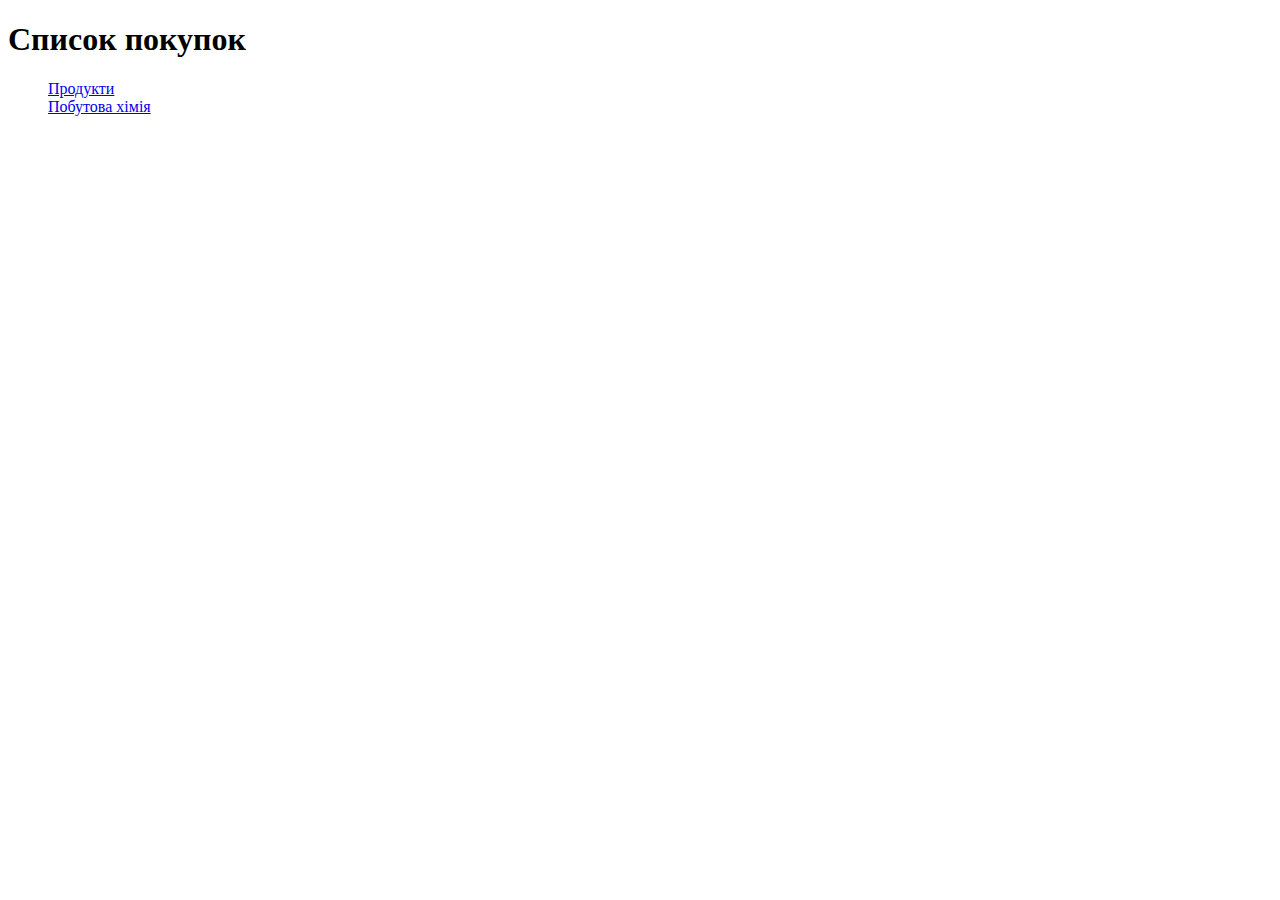
<file: Index.html>
<!DOCTYPE html>
<html lang="en">
<head>
    <meta charset="UTF-8">
    <meta name="viewport" content="width=device-width, initial-scale=1.0">
    <title>Homework 2</title>
    <style>
      ul {
        list-style-type: none;
      }
    </style>
</head>
<body>
    <header>
        <h1>Список покупок</h1>
    </header>
    <nav>
        <ul>
            <li>
                <a href="./Page-2.html">Продукти</a>
            </li>
            <li>
                <a href="./Page-2.html">Побутова хімія</a>
            </li>
        </ul>
    </nav>
    
</body>
</html>
</file>
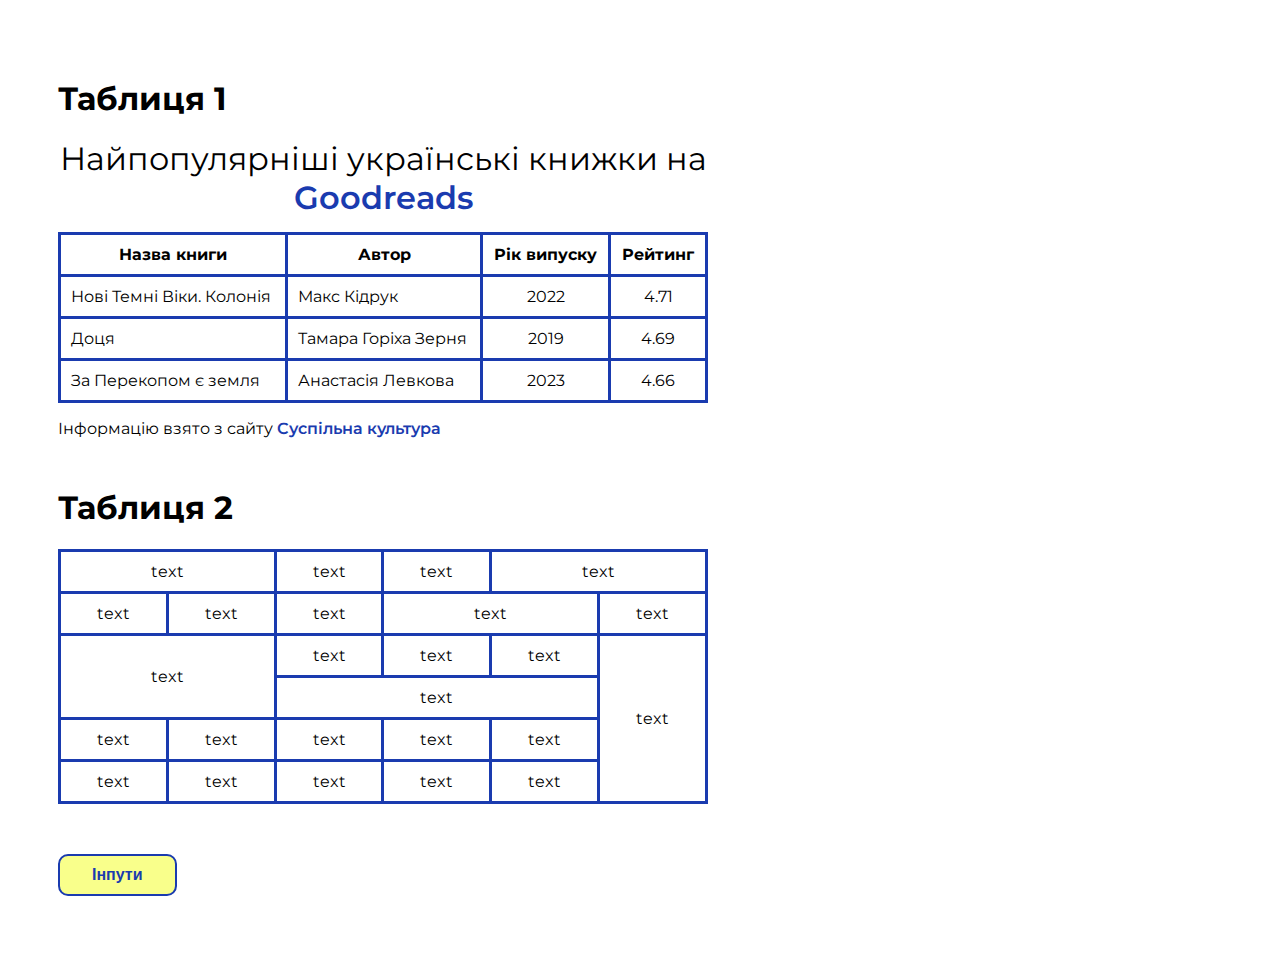
<file: HW-3/Index.html>
<!DOCTYPE html>
<html lang="en">
  <head>
    <meta charset="UTF-8" />
    <meta name="viewport" content="width=device-width, initial-scale=1.0" />
    <title>Homework-3</title>
    <link rel="preconnect" href="https://fonts.googleapis.com" />
    <link rel="preconnect" href="https://fonts.gstatic.com" crossorigin />
    <link
      href="https://fonts.googleapis.com/css2?family=Montserrat:ital@0;1&display=swap"
      rel="stylesheet"
    />
    <link rel="stylesheet" href="style.css" />
  </head>
  <body>
    <section>
      <h1>Таблиця 1</h1>
    <table>
    <caption class="title">
      Найпопулярніші українські книжки на
      <a href="https://www.goodreads.com/">Goodreads</a>
    </caption>
    <thead>
      <tr>
        <th>Назва книги</th>
        <th>Автор</th>
        <th>Рік випуску</th>
        <th>Рейтинг</th>
      </tr>
    </thead>
    <tbody>
      <tr>
        <td class="column-data">Нові Темні Віки. Колонія</td>
        <td class="column-data">Макс Кідрук</td>
        <td>2022</td>
        <td>4.71</td>
      </tr>
      <tr>
        <td class="column-data">Доця</td>
        <td class="column-data">Тамара Горіха Зерня</td>
        <td>2019</td>
        <td>4.69</td>
      </tr>
      <tr>
        <td class="column-data">За Перекопом є земля</td>
        <td class="column-data">Анастасія Левкова</td>
        <td>2023</td>
        <td>4.66</td>
      </tr>
    </tbody>
    </table>
    <p>
      Інформацію взято з сайту
      <a
        href="https://suspilne.media/culture/708646-25-najpopularnisih-ukrainskih-knizok-na-goodreads-perelik/"
        >Суспільна культура</a>
    </p>
</section>
<section>
  <h1>Таблиця 2</h1>
    <table>
      <tr>
        <td colspan="2">text</td>
        <td>text</td>
        <td>text</td>
        <td colspan="2">text</td>
      </tr>
      <tr>
        <td>text</td>
        <td>text</td>
        <td>text</td>
        <td colspan="2">text</td>
        <td>text</td>
      </tr>
      <tr>
        <td colspan="2" rowspan="2">text</td>
        <td>text</td>
        <td>text</td>
        <td>text</td>
        <td rowspan="4">text</td>
      </tr>
      <tr>
        <td colspan="3">text</td>
      </tr>
      <tr>
        <td>text</td>
        <td>text</td>
        <td>text</td>
        <td>text</td>
        <td>text</td>
      </tr>
      <tr>
        <td>text</td>
        <td>text</td>
        <td>text</td>
        <td>text</td>
        <td>text</td>
      </tr>
    </table>
  </section>
<nav>
    <button class="button">
      <a href="./Inputs.html">Інпути</a>
    </button>
    </nav>
  </body>
</html>
</file>
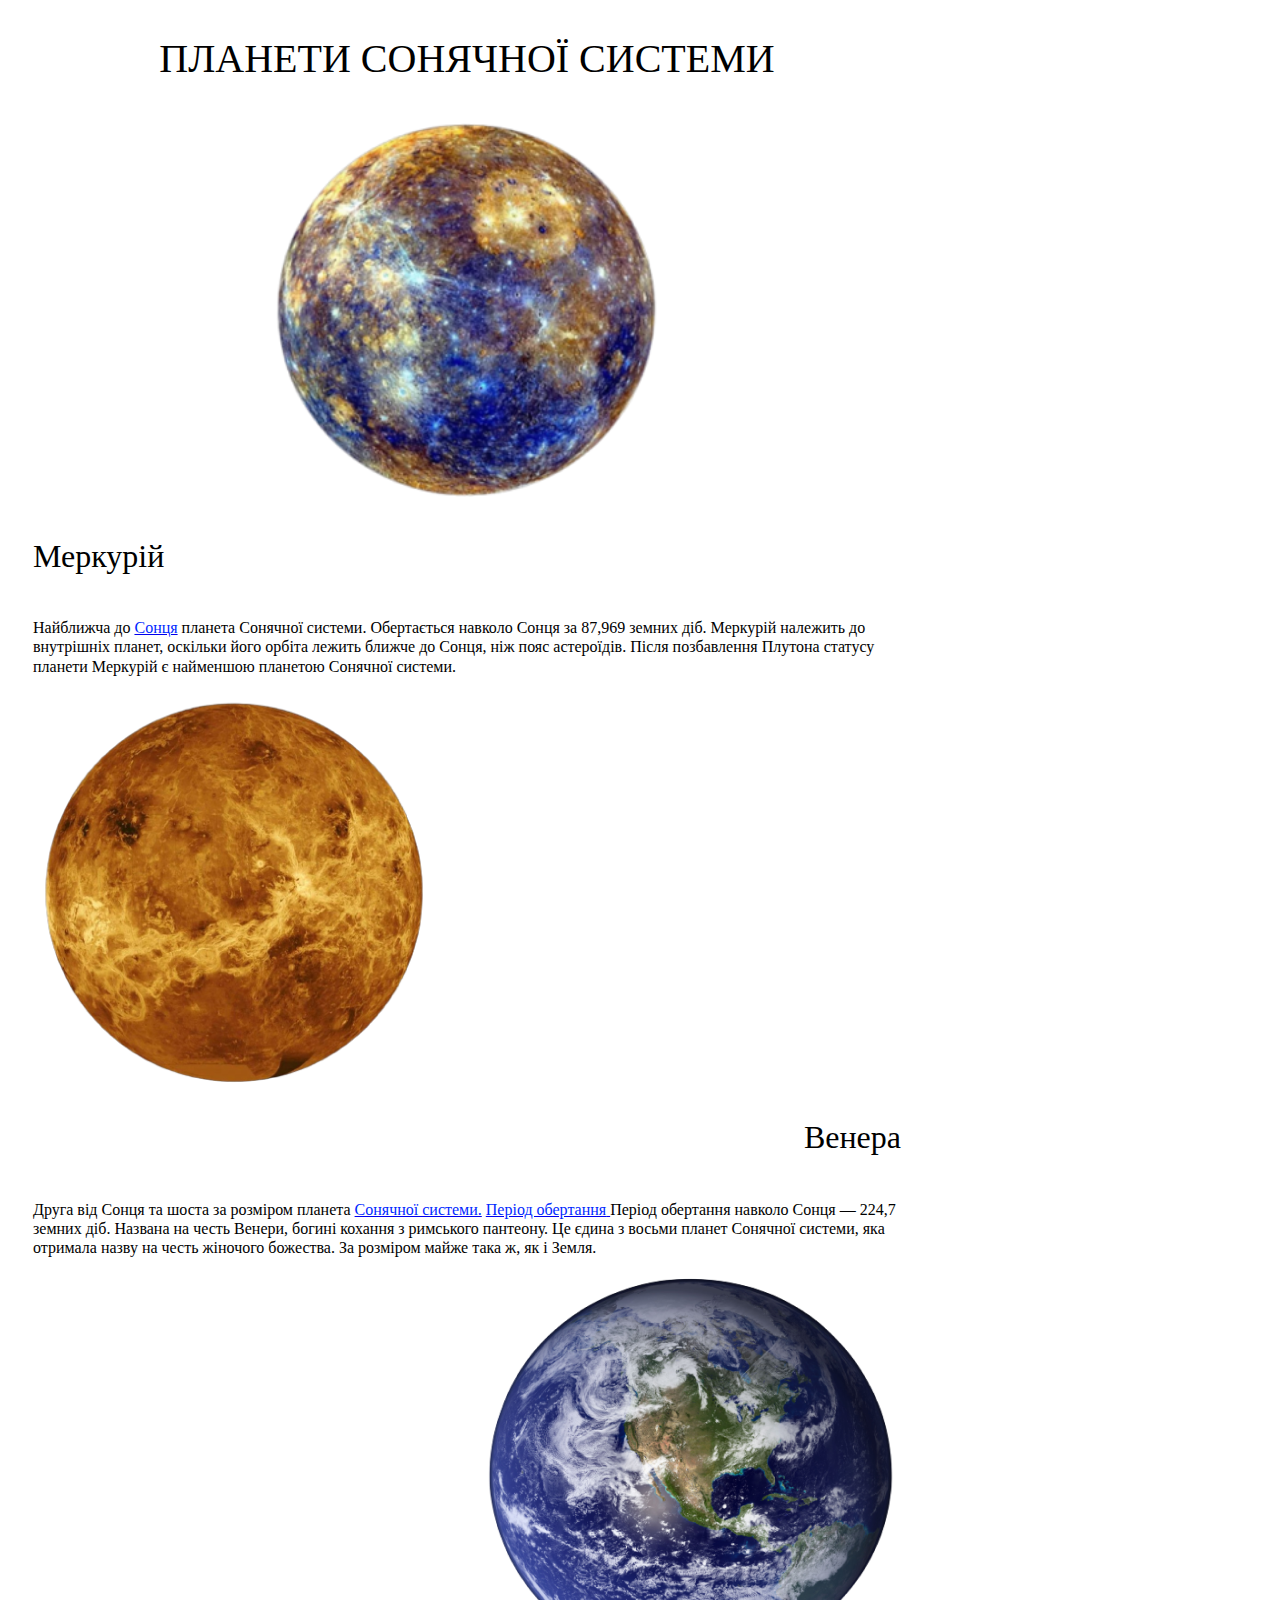
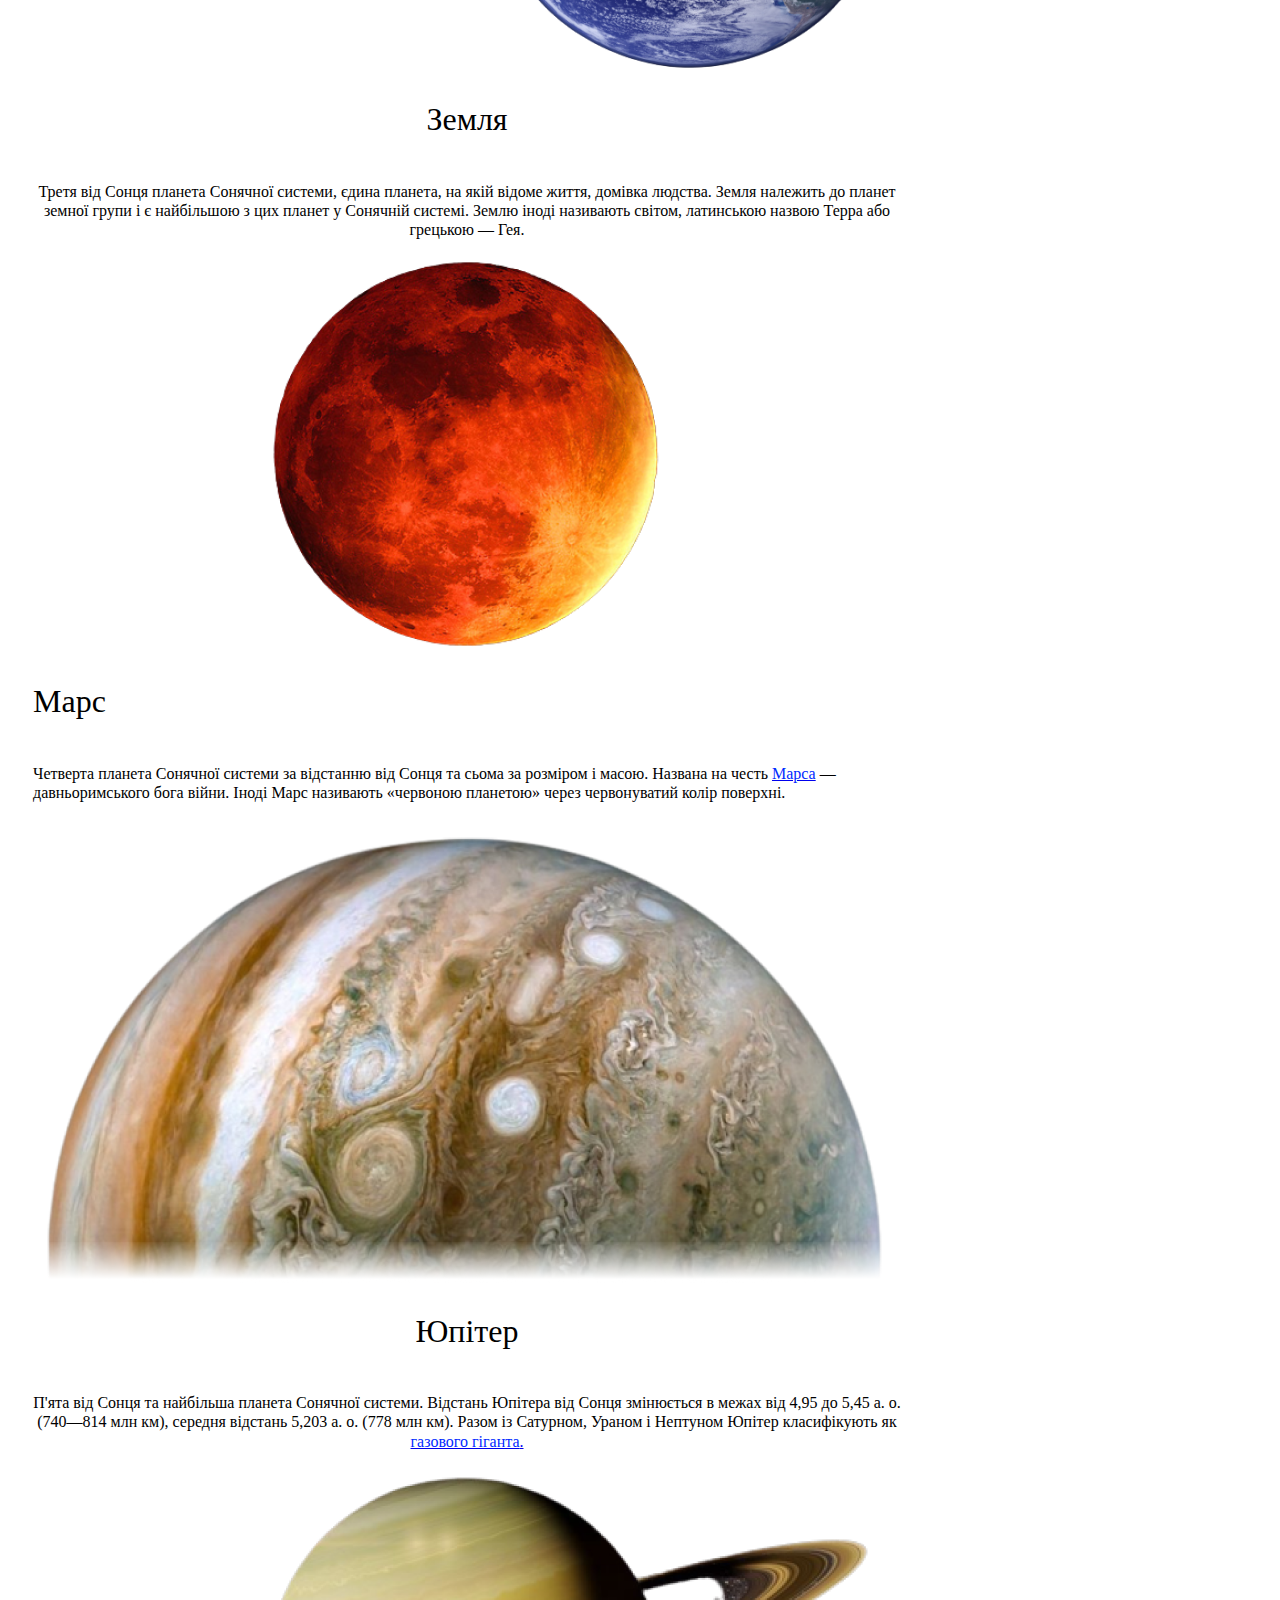
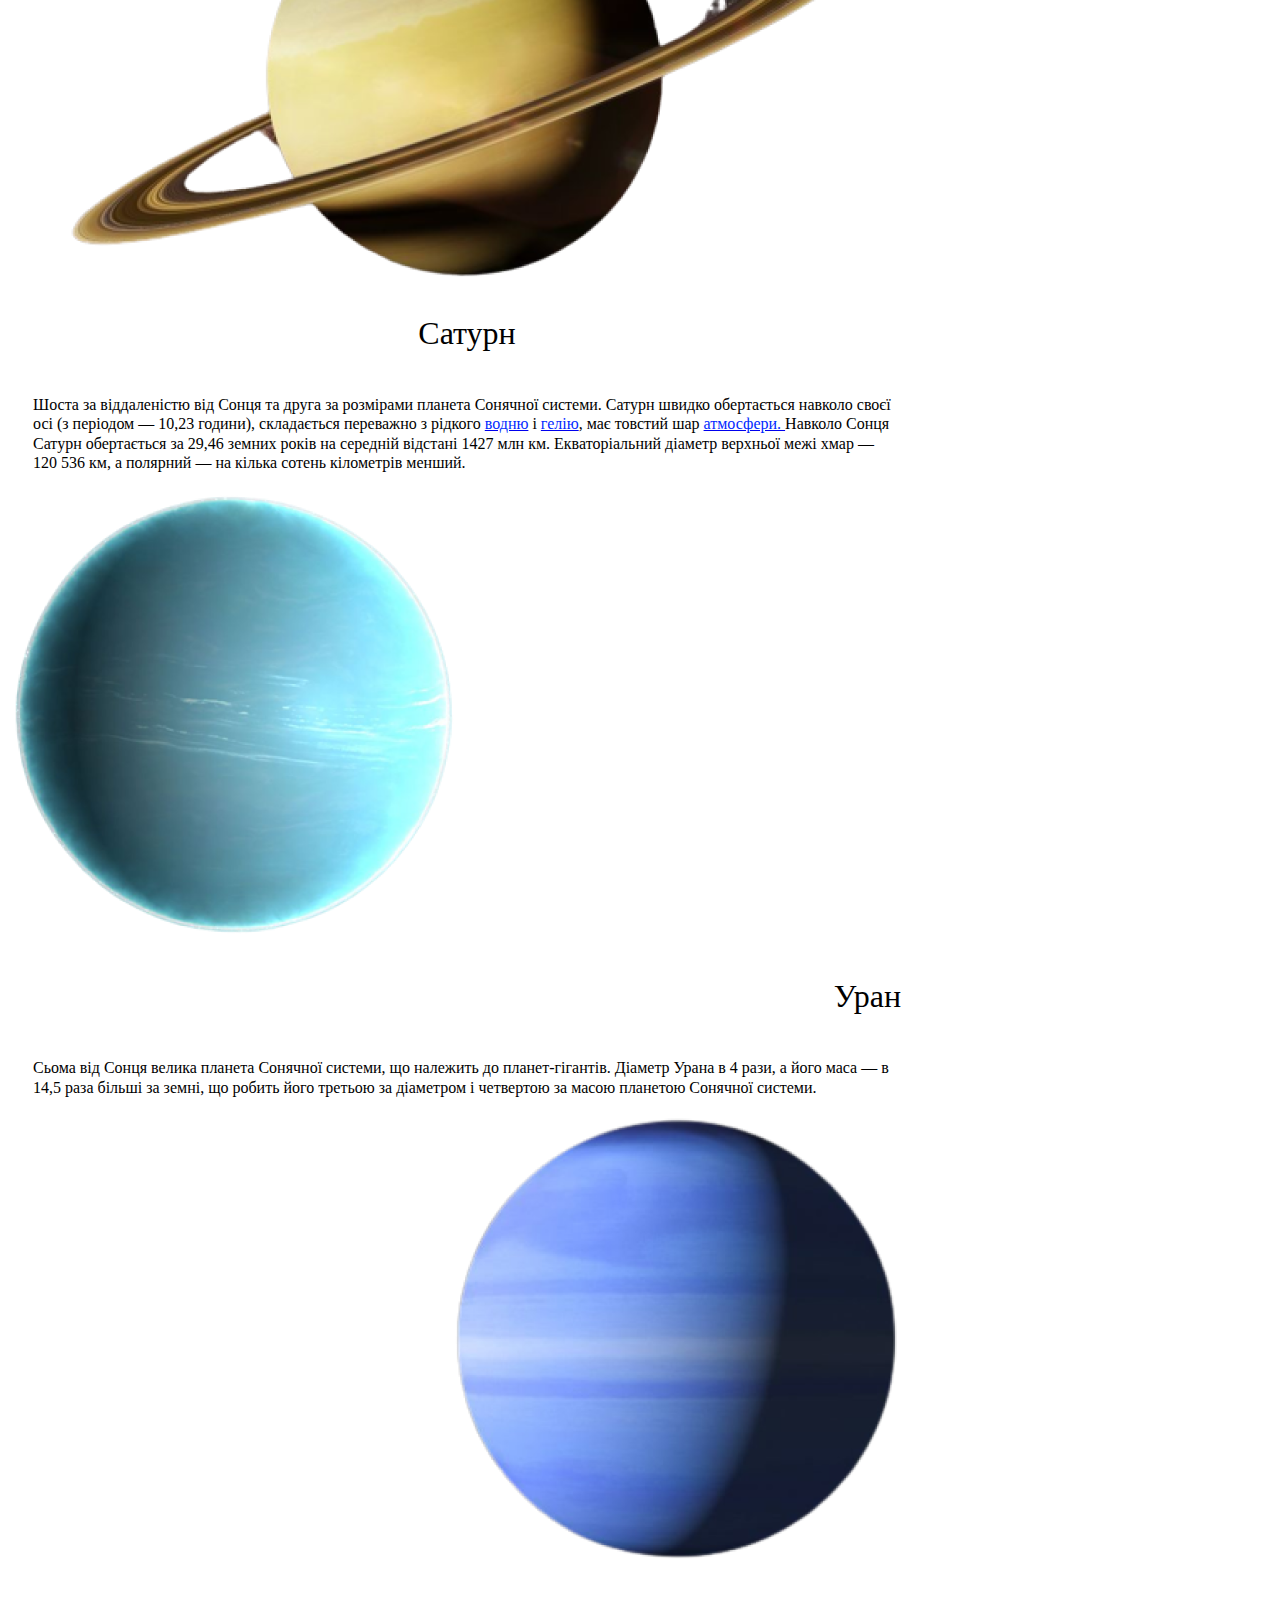
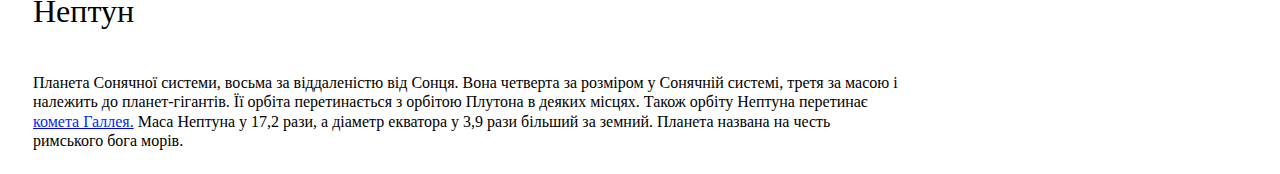
<file: HW-4/Index.html>
<!DOCTYPE html>
<html lang="uk">
<head>
    <meta charset="UTF-8">
    <meta name="viewport" content="width=device-width, initial-scale=1.0">
    <title>Homework-4</title>
    <link rel="stylesheet" href="style.css">
</head>
<body>
    <div class="container container-center">
    <h1>ПЛАНЕТИ СОНЯЧНОЇ СИСТЕМИ</h1>
    <img src="./pictures/меркурій.png" alt="Зображення планети Земля" width="400">
    </div>

    <div class="container container-left">
    <h2 >Меркурій</h2>
    <p>Найближча до <a href="https://uk.wikipedia.org/wiki/%D0%A1%D0%BE%D0%BD%D1%86%D0%B5" target="_blank"><span>Cонця</span></a> планета Сонячної системи. 
        Обертається навколо Сонця за 87,969 земних діб. 
        Меркурій належить до внутрішніх планет, оскільки його орбіта лежить ближче до Сонця, ніж пояс астероїдів. 
        Після позбавлення Плутона статусу планети Меркурій є найменшою планетою Сонячної системи.</p>
    <img src="./pictures/венера.png" alt="Зображення планети Венера"> 
    </div>

    <div class="container container-right">
    <h2>Венера</h2>
    <p>Друга від Сонця та шоста за розміром планета <a href="https://uk.wikipedia.org/wiki/%D0%A1%D0%BE%D0%BD%D1%8F%D1%87%D0%BD%D0%B0_%D1%81%D0%B8%D1%81%D1%82%D0%B5%D0%BC%D0%B0" target="_blank"><span>Сонячної системи.</span></a> 
        <a href="https://uk.wikipedia.org/wiki/%D0%9F%D0%B5%D1%80%D1%96%D0%BE%D0%B4_%D0%BE%D0%B1%D0%B5%D1%80%D1%82%D0%B0%D0%BD%D0%BD%D1%8F" target="_blank"><span>Період обертання</span> </a>
        Період обертання навколо Сонця — 224,7 земних діб. 
        Названа на честь Венери, богині кохання з римського пантеону. 
        Це єдина з восьми планет Сонячної системи, яка отримала назву на честь жіночого божества.
        За розміром майже така ж, як і Земля.</p>
    <img src="./pictures/земля.png" alt="Зображення планети Земля">
    </div>


    <div class="container container-center">
    <h2>Земля</h2>
    <p class="text-centre">Третя від Сонця планета Сонячної системи, єдина планета, на якій відоме життя, домівка людства. 
        Земля належить до планет земної групи і є найбільшою з цих планет у Сонячній системі. 
        Землю іноді називають світом, латинською назвою Терра або грецькою — Гея.</p>
    
    <img src="./pictures/марс.png" alt="Зображення планети Марс">
    </div>

    <div class="container container-left">
    <h2>Марс</h2>
    <p>Четверта планета Сонячної системи за відстанню від Сонця та сьома за розміром і масою. 
        Названа на честь <a href="https://uk.wikipedia.org/wiki/%D0%9C%D0%B0%D1%80%D1%81_(%D0%BF%D0%BB%D0%B0%D0%BD%D0%B5%D1%82%D0%B0)" target="_blank"><span>Марса</span></a>
        — давньоримського бога війни. 
        Іноді Марс називають «червоною планетою» через червонуватий колір поверхні.</p>
    <img src="./pictures/юпітер.png" alt="Зображення планети Юпітер">
    </div>

    <div class="container container-center">
    <h2>Юпітер</h2>
    <p class="text-centre">П'ята від Сонця та найбільша планета Сонячної системи. 
        Відстань Юпітера від Сонця змінюється в межах від 4,95 до 5,45 а. о.
        (740—814 млн км), середня відстань 5,203 а. о. (778 млн км). 
        Разом із Сатурном, Ураном і Нептуном Юпітер класифікують як 
        <a href="https://uk.wikipedia.org/wiki/%D0%93%D0%B0%D0%B7%D0%BE%D0%B2%D1%96_%D0%B3%D1%96%D0%B3%D0%B0%D0%BD%D1%82%D0%B8" target="_blank"><span>газового гіганта</span>.</a>
        </p>
    <img src="./pictures/сатурн.png" alt="Зображення планети Сатурн">
</div>

<div class="container container-center">
    <h2>Сатурн</h2>
    <p>Шоста за віддаленістю від Сонця та друга за розмірами планета Сонячної системи. 
        Сатурн швидко обертається навколо своєї осі (з періодом — 10,23 години), 
        складається переважно з рідкого <a href="https://uk.wikipedia.org/wiki/%D0%92%D0%BE%D0%B4%D0%B5%D0%BD%D1%8C" target="_blank"><span>водню</span></a> 
        і <a href="https://uk.wikipedia.org/wiki/%D0%93%D0%B5%D0%BB%D1%96%D0%B9" target="_blank"><span>гелію</span></a>, має товстий шар 
        <a href="https://uk.wikipedia.org/wiki/%D0%90%D1%82%D0%BC%D0%BE%D1%81%D1%84%D0%B5%D1%80%D0%B0_(%D0%B7%D0%BD%D0%B0%D1%87%D0%B5%D0%BD%D0%BD%D1%8F)" target="_blank"><span>атмосфери. </span></a>
        Навколо Сонця Сатурн обертається за 29,46 земних років на середній відстані 1427 млн км.
        Екваторіальний діаметр верхньої межі хмар — 120 536 км, а полярний — на кілька сотень кілометрів менший.</p>
</div>

<div class="container-left"><img src="./pictures/уран.png" alt="Зображення планети Уран"></div>

<div class="container container-right">
    <h2>Уран</h2>
    <p>Сьома від Сонця велика планета Сонячної системи, що належить до планет-гігантів. 
        Діаметр Урана в 4 рази, а його маса — в 14,5 раза більші за земні, що робить його третьою за діаметром
        і четвертою за масою планетою Сонячної системи.</p>
    <img src="./pictures/нептун.png" alt="Зображення планети Нептун">
</div>

<div class="container container-left">
    <h2>Нептун</h2>
    <p>Планета Сонячної системи, восьма за віддаленістю від Сонця. 
        Вона четверта за розміром у Сонячній системі, третя за масою і належить до планет-гігантів. 
        Її орбіта перетинається з орбітою Плутона в деяких місцях. Також орбіту Нептуна перетинає 
        <a href="https://uk.wikipedia.org/wiki/%D0%9A%D0%BE%D0%BC%D0%B5%D1%82%D0%B0_%D0%93%D0%B0%D0%BB%D0%BB%D0%B5%D1%8F" target="_blank"><span>комета Галлея.</span></a>
        Маса Нептуна у 17,2 рази, а діаметр екватора у 3,9 рази більший за земний. 
        Планета названа на честь римського бога морів.</p>
    </div>
</body>
</html>
</file>
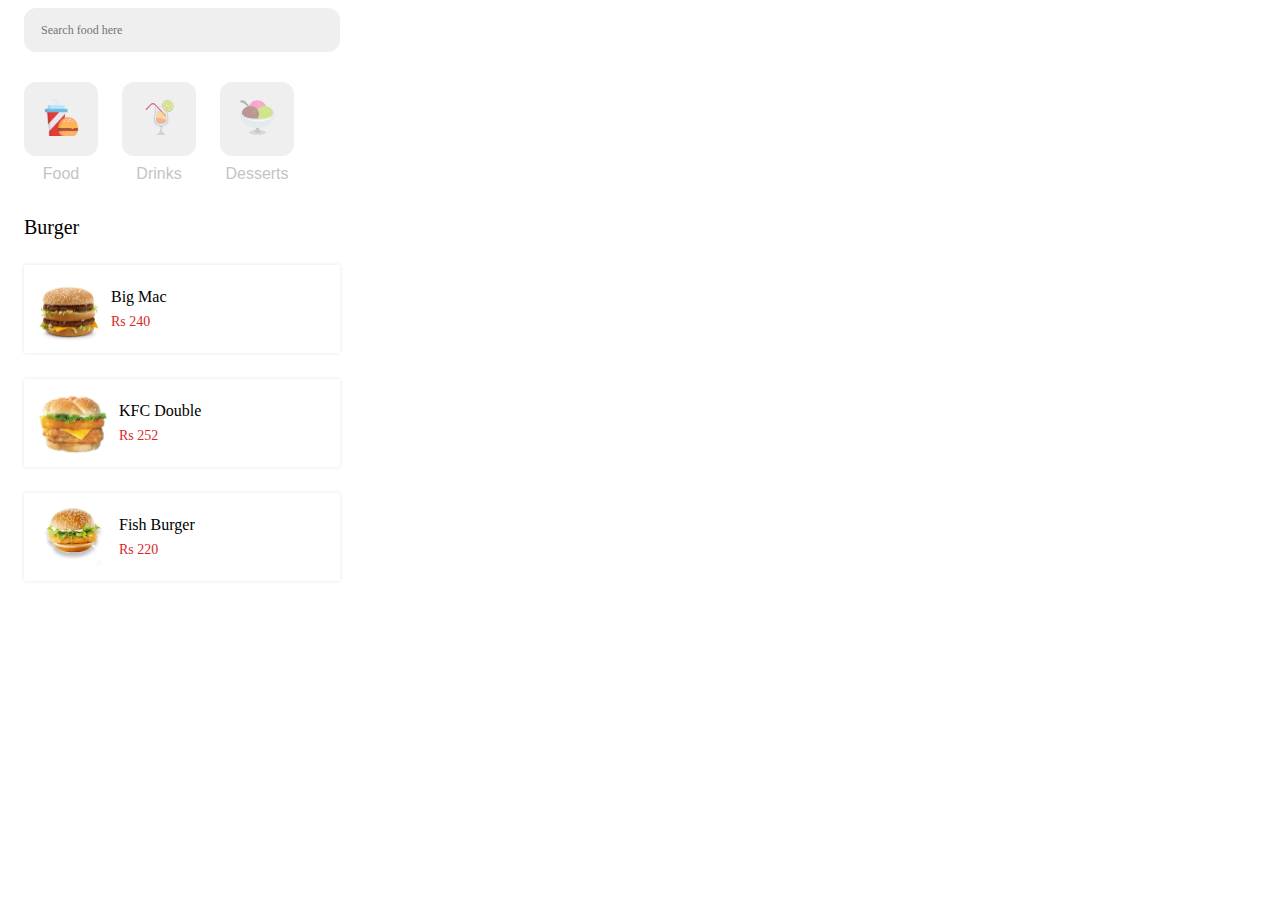
<file: HW-5 part-2/Index.html>
<!DOCTYPE html>
<html lang="en">
<head>
    <meta charset="UTF-8">
    <meta name="viewport" content="width=device-width, initial-scale=1.0">
    <title>HW-5 part-2</title>
     <link rel="stylesheet" href="./styles.css">
</head>
<body>





<!-- Секція пошуку -->
 <div>
  <input type="search" id="input" name="search" placeholder="Search food here">
 </div>

 <!-- Секція кнопки  -->
 <div class="container_menu-button">
    <div class="menu-button">
        <a class="menu-button_link" href="#">
        <button type="button"class="menu_button_item">
        <img src="./img/Food.svg" alt="Зoбраження їжі" width="37px" height="37px">
        </button>
        <p class="menu-button_desc">Food</p>
        </a>
    </div>
    
    <div class="menu-button">
        <a class="menu-button_link" href="#"> 
          <button type="button"class="menu_button_item">
          <img src="./img/Drinks.svg" alt="Зoбраження напоїв" width="37px" height="37px">
        </button> 
        <p class="menu-button_desc">Drinks</p>
        </a>
     </div>

    <div class="menu-button">
        <a class="menu-button_link" href="#"> 
          <button type="button" class="menu_button_item"> 
          <img src="./img/Desserts.svg" alt="Зображення десертів" width="37px" height="37px">
        </button> 
          <p class="menu-button_desc">Desserts</p>
        </a>
    </div> 
 </div>   

<!-- Секція Бургери -->

<div class="container_menu-food">
  <h2 class="menu-food_title">Burger</h2>
  <ul class="menu-food">
  <li class="menu-food_item"> 
    <img src="./img/Big mac.png" alt="Зображення Біг Маку" width="60px" height="68px">
      <div class="menu-food_desc">
          <p class="menu-food_name">Big Mac</з>
          <p class="menu-food_id">Rs 240</p>
      </div>
  </li>
  <li class="menu-food_item"> 
    <img src="./img/KFS Double.png" alt="Зображення подвыйного бургеру" width="68px" height="68px">
      <div class="menu-food_desc">
          <p class="menu-food_name">KFC Double</p>
          <p class="menu-food_id">Rs 252</p>
      </div>
    </li>
   <li class="menu-food_item">
    <img src="./img/Fish burger.png" alt="Зображення рибного бургеру" width="68px" height="68px">
      <div class="menu-food_desc">
          <p class="menu-food_name">Fish Burger</p>
          <p class="menu-food_id">Rs 220</p>
      </div>
   </li>
  </ul>
</div>
</body>
</html>


  <!-- <div class="box"></div>
    <svg class= "icon-box antena">
    <use href="./img/Big Mac.svg" width="60" height="70"></use>
    </svg>
  </div> -->

  <!-- <svg class="icon-smartphone">             
  <use href="./images/icons.svg#smartphone" width="10" height="16"></use>
  </svg> -->
</file>
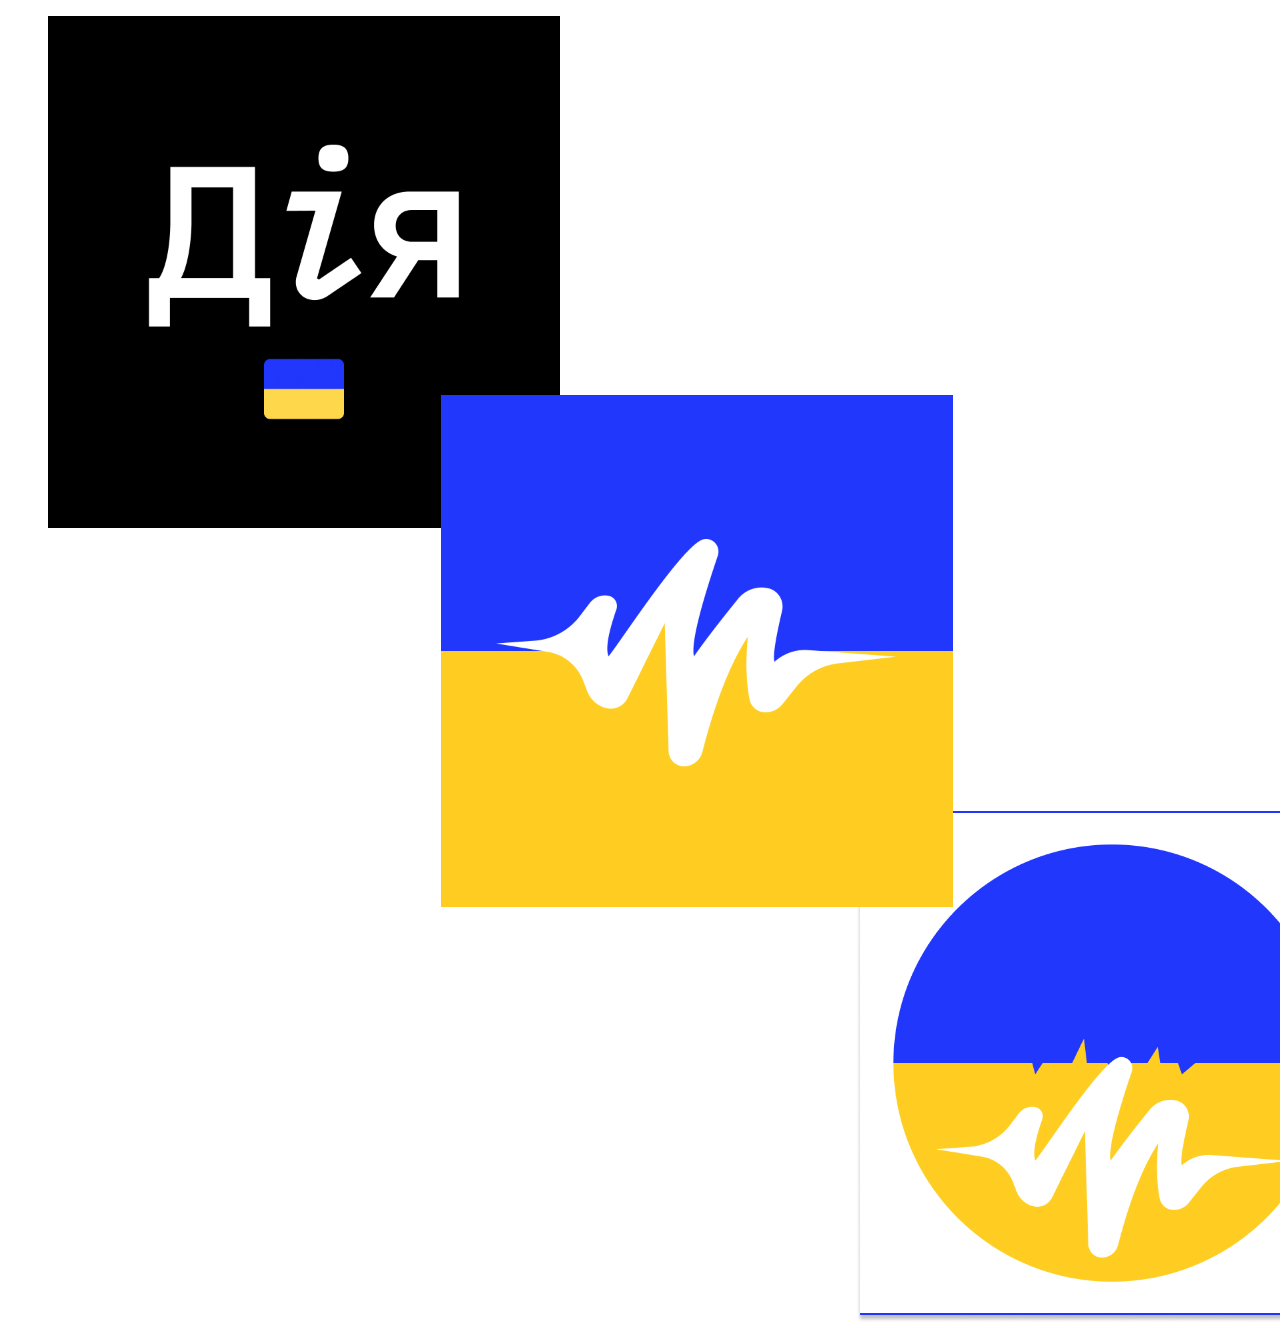
<file: HW-5/Index.html>
<!DOCTYPE html>
<html lang="en">
<head>
    <meta charset="UTF-8">
    <meta name="viewport" content="width=device-width, initial-scale=1.0">
    <title>Homework-05</title>
    <link rel="stylesheet" href="./styles.css">
</head>
<body>
<div>
    <ul>
        <li><img class="image" id="flag" src="./img/Diia - Flag.jpg" alt="Flag" width="512" height="512"></li>
        <li><img class="image" id="square" src="./img/Speechify - Square.jpg" alt="Square" width="512" height="512"></li>
        <li><img class="image" id="circle" src="./img/Speechify - Circle.jpg" alt="Circle" width="512" height="512"></li>
    </ul>
</div>
</body>
</html>
</file>
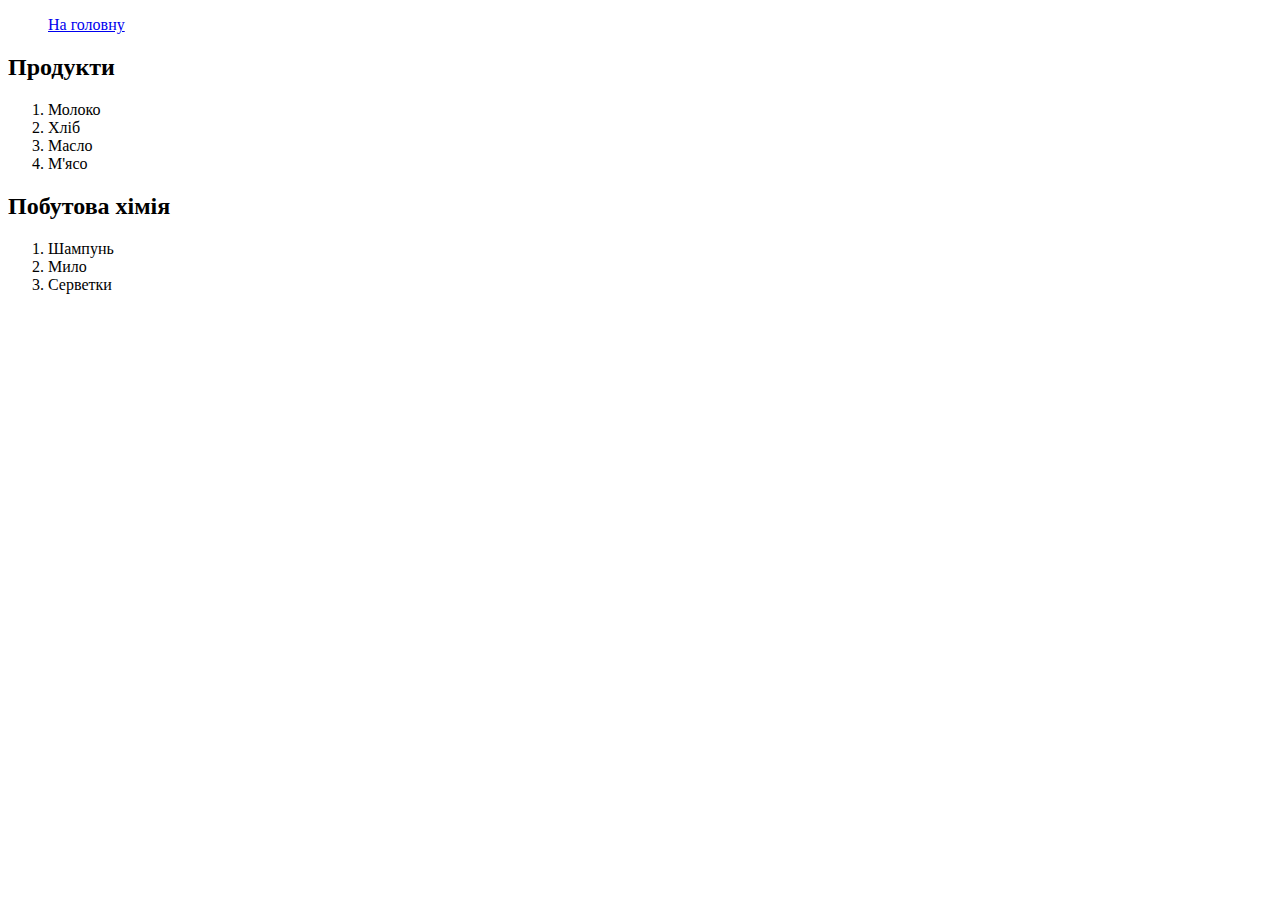
<file: Page-2.html>
<!DOCTYPE html>
<html lang="en">
<head>
    <meta charset="UTF-8">
    <meta name="viewport" content="width=device-width, initial-scale=1.0">
    <title>Список покупок</title>
    <style>
      ul {
        list-style-type: none;
      }
    </style>
</head>
<body>
    <nav>
        <ul>
            <li>
                <a href="/Index.html">На головну</a>
            </li>
        </ul>
    </nav>
    <div>
        <h2>Продукти</h2>
       <ol>
        <li>Молоко</li>
        <li>Хліб</li>
        <li>Масло</li>
        <li>М'ясо</li>
       </ol>
    </div>
    <div>
        <h2>Побутова хімія</h2>
       <ol>
        <li>Шампунь</li>
        <li>Мило</li>
        <li>Серветки</li>
       </ol>
    </div>
</body>
</html>
</file>
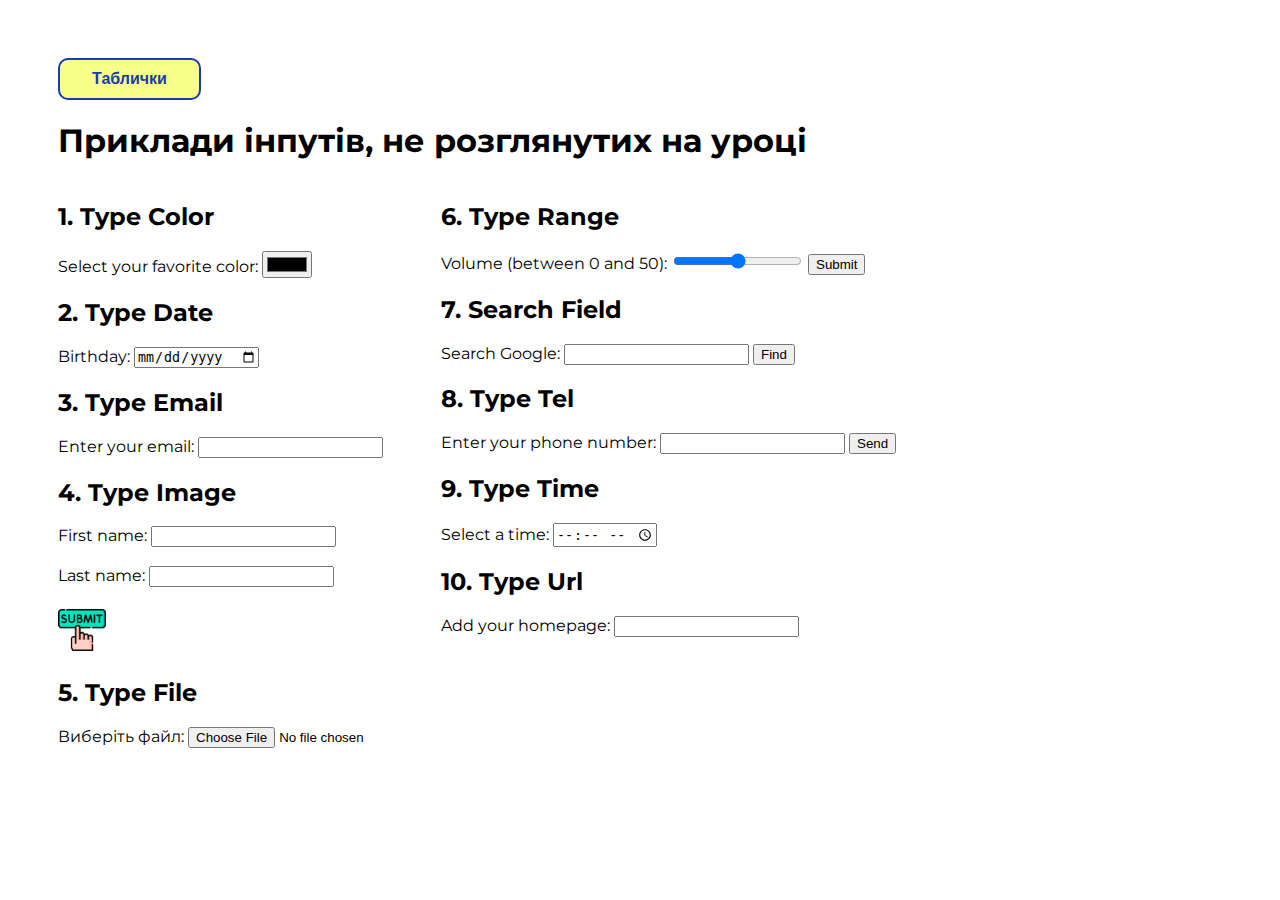
<file: HW-3/Inputs.html>
<!DOCTYPE html>
<html lang="en">
<head>
    <meta charset="UTF-8">
    <meta name="viewport" content="width=device-width, initial-scale=1.0">
    <title>Inputs</title>
    <link rel="preconnect" href="https://fonts.googleapis.com" />
    <link rel="preconnect" href="https://fonts.gstatic.com" crossorigin />
    <link
      href="https://fonts.googleapis.com/css2?family=Montserrat:ital@0;1&display=swap"
      rel="stylesheet"
    />
    <link rel="stylesheet" href="style.css" />
</head>
<body>
    <nav>
       <button class="button">
        <a href="./Index.html">Таблички</a>
    </button>
    </nav>
<h1>Приклади інпутів, не розглянутих на уроці</h1>
<form>
    <div class="forms">
<div>
<div>
    <h2>1. Type Color</h2>
   <label for="favcolor">Select your favorite color:</label>
   <input type="color" id="favcolor" name="favcolor">
</div>
 
<div>
    <h2>2. Type Date</h2>
    <label for="birthday">Birthday:</label>
    <input type="date" id="birthday" name="birthday">
</div>

<div>
    <h2>3. Type Email</h2>
    <label for="email">Enter your email:</label>
    <input type="email" id="email" name="email">
</div>

<div>
    <h2>4. Type Image</h2>
    <label for="fname">First name: </label>
   <input type="text" id="fname" name="fname"><br><br>
   <label for="lname">Last name: </label>
   <input type="text" id="lname" name="lname"><br><br>
   <input type="image" src="./img/submit_5307921.png" alt="Submit" width="48" height="48">
</div>

<div>
    <h2>5. Type File</h2>
    <label for="myfile">Виберіть файл:</label>
    <input type="file" id="myfile" name="myfile">
</div>
</div>
<div>
 <div>
    <h2>6. Type Range</h2>
  <label for="vol">Volume (between 0 and 50):</label>
  <input type="range" id="vol" name="vol" min="0" max="50">
  <input type="submit" value="Submit">
 </div>

 <div>
    <h2>7. Search Field</h2>
  <label for="gsearch">Search Google:</label>
  <input type="search" id="gsearch" name="gsearch">
  <input type="submit" value="Find">
 </div>
  
<div>
    <h2>8. Type Tel</h2>
    <label for="phone">Enter your phone number:</label>
    <input type="tel" id="phone" name="phone" pattern="[0-9]{3}-[0-9]{2}-[0-9]{3}">
    <input type="submit" value="Send">
</div>

<div>
    <h2>9. Type Time</h2>
  <label for="appt">Select a time:</label>
  <input type="time" id="appt" name="appt">
</div>

<div>
    <h2>10. Type Url</h2>
    <label for="homepage">Add your homepage:</label>
    <input type="url" id="homepage" name="homepage">
</div>
</div>
</div>
</form>


</body>
</html>
</file>
<file: HW-3/style.css>
section{
  margin-bottom: 50px;
}

body {
    padding: 50px;
    font-family: Montserrat;
  }

a {
    text-decoration: none;
    color: #1a3baf;
    font-weight: 600;
}

table {
  width: 650px;
  border-collapse: collapse;
}

td {
  text-align: center;
	padding: 10px;
	border: 3px solid #1a3baf;
}

 th {
  text-align: center;
  padding: 10px;
	border: 3px solid #1a3baf;
 }

 .title{
    font-size: 32px;
    font-weight: 400;
    line-height: 38.73px;
    color: black;
    margin-bottom: 15px;
 }
 
 .column-data{
  text-align: left;
 }

  .button {
  background-color: rgb(249 255 139);
  border-style: solid;
  border-color: #1a3baf;
  border-radius: 10px;
  padding: 10px 32px;
  font-size: 16px;
}

.forms{
  display: flex;
}
</file>
<file: HW-4/style.css>
body{
width: 916px;
}

h1{
    font-family: Inter;
        font-size: 40px;
        font-weight: 400;
        line-height: 48.41px;
        text-align: center;
}

h2{
    font-family: Inter;
    font-size: 32px;
    font-weight: 400;
    line-height: 38.73px;
    text-align: center;
    color: black;
}

p{
    font-family: Inter;
    font-size: 16px;
    font-weight: 400;
    line-height: 19.36px;
}

span{
    color:#0029FF;
}

.text-centre{
    text-align: center;
}

.container{
    display: flex;
    flex-direction: column;
    margin-left: 25px;
    margin-right: 23px;
}
.container-center{
    align-items: center;

}

.container-left {
    align-items: flex-start;
}

.container-right {
    align-items: flex-end;
}
</file>
<file: HW-5 part-2/styles.css>
html{
width: 360px;
height: 800px;
}

body{
  margin-left: 24px;
  margin-right: 20px;
}
ul{
  list-style: none;
  margin: 0;
}

h1,
h2,
p{
  margin: 0;
}

#input{
    background-color:rgba(239, 239, 239, 1);
    border: none;
    border-radius: 12px;
    color: rgba(153, 153, 153, 1);
    font-family: Inter;
    font-size: 12px;
    font-weight: 400;
    line-height: 1.2;
    height: 44px;
    width: 100%;
    text-indent: 15px;
    margin-bottom: 30px;
}

.container_menu-button{
  display: flex;
  flex-direction: row;
  margin-bottom: 32px;
}

.menu-button:not(:last-child){
  margin-right: 24px;
}

.menu-button_link{
  display: flex;
  flex-direction: column;
  text-decoration: none; 
  color: rgba(196, 196, 196, 1);
  align-items: center;
}

.menu_button_item {
  width: 74px;
  height: 74px;
  border-radius: 12px;
  border: none;
  margin-bottom: 8px;
}

.menu-button_desc {
  font-family: Inter, sans-serif;
  font-size: 16px;
  font-weight: 500;
  line-height: 1.2;
}

.menu-button_link:focus,
.menu-button_link:focus .menu_button_item {
  color: rgba(0, 0, 0, 1); 
}

.menu-button_link:focus .menu_button_item {
  background-color: rgba(234, 226, 183, 1); 
}

/* Секція бургери */

.menu-food_title{
font-family: Inter;
font-size: 20px;
font-weight: 500;
line-height: 1.2;
}

.menu-food{
 padding-left: 0;
}

.menu-food_item{
  display: flex;
  align-items: center;
  height: 88px;
  background: rgba(255, 255, 255, 1);
  box-shadow: 0px 0px 4px 0px rgba(229, 229, 229, 1);
  padding-left: 15px;
  margin-top: 26px;
}

.menu-food_item:not(:last-child){
margin-bottom: 12px;
}

.menu-food_desc{
  margin-left: 12px;
}

.menu-food_name{
  margin-bottom: 8px;
  font-family: Inter;
  font-size: 16px;
  font-weight: 400;
  line-height: 1.2;
}

.menu-food_id{
  font-family: Inter;
  font-size: 14px;
  font-weight: 500;
  line-height: 1.2;
  color: rgba(214, 40, 40, 1);
}
</file>
<file: HW-5/styles.css>
img {
     max-width: 100%;
}
ul{
     list-style: none;
}

#square{
     position: absolute;
     top: 395px;
     left: 441px;
}

#circle{
     position: absolute;
     top: 811px;
     left: 856px;
     z-index: -2;  
}
</file>
